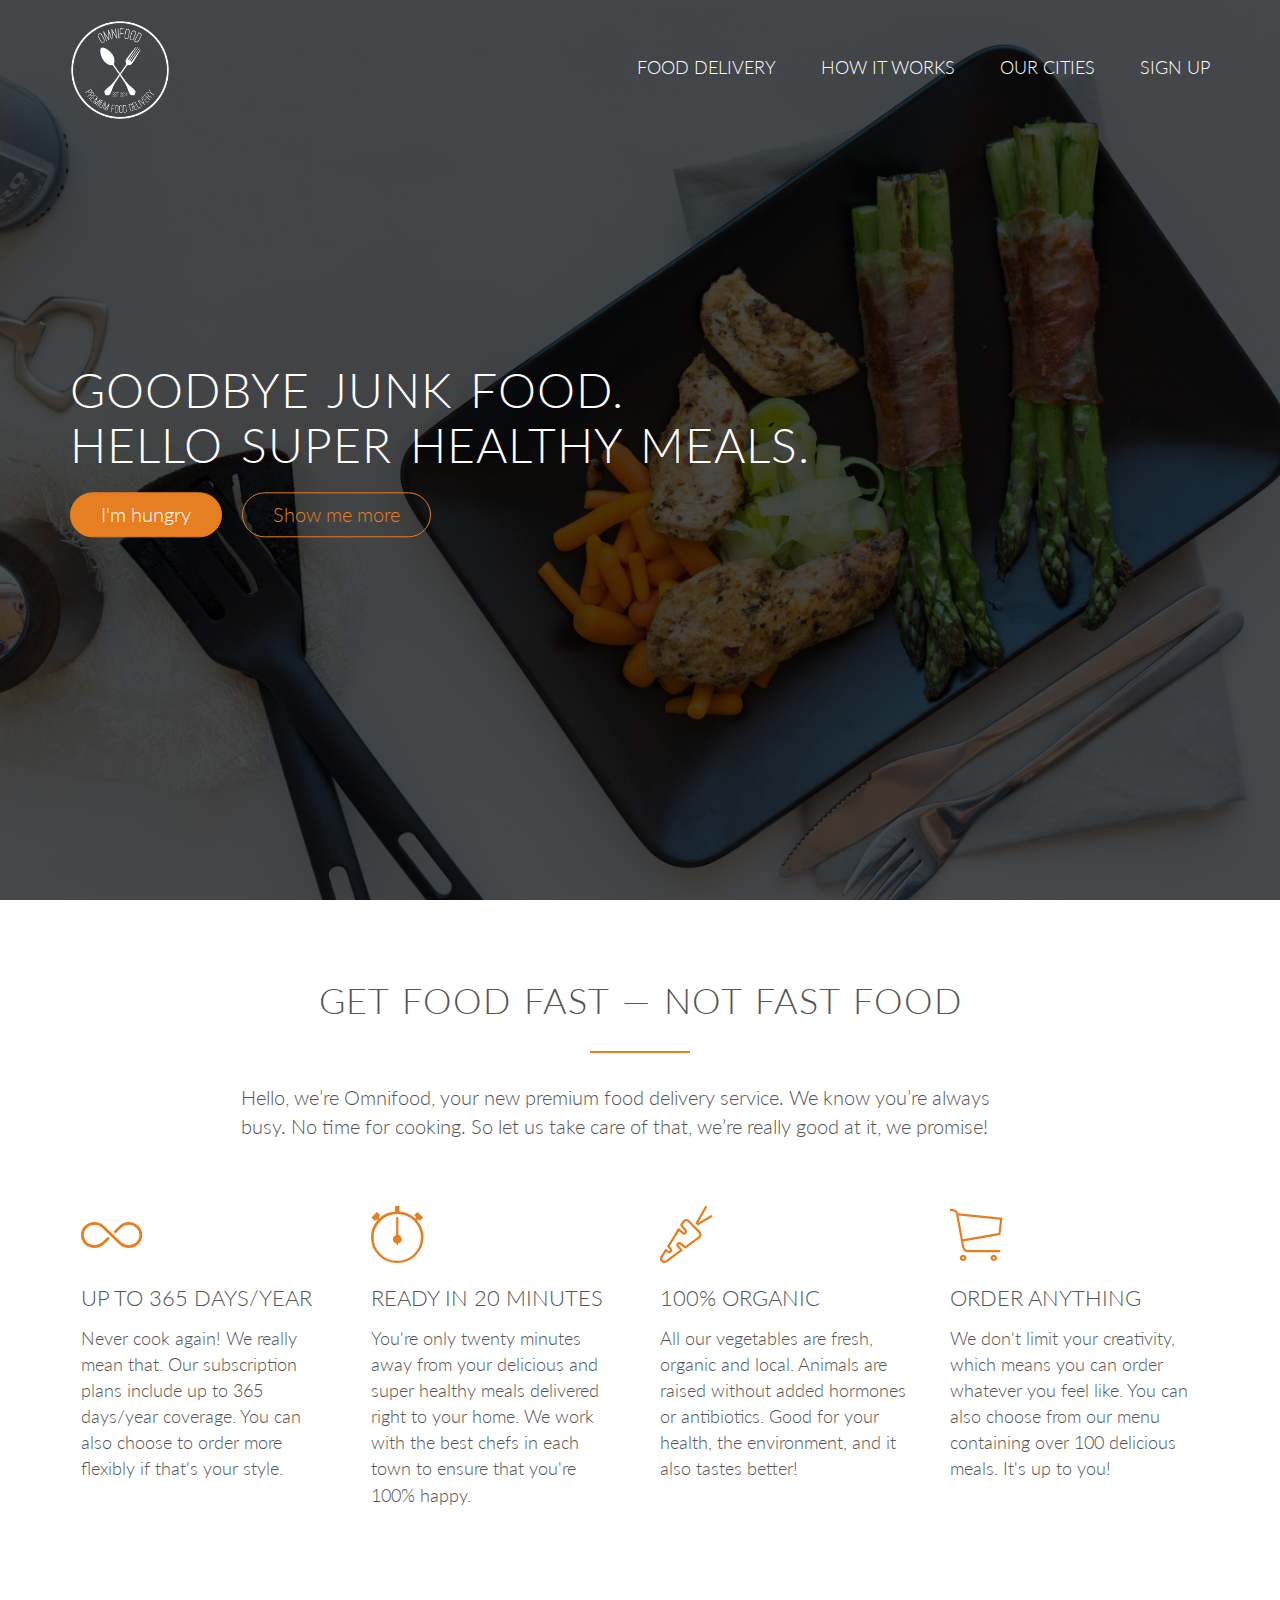
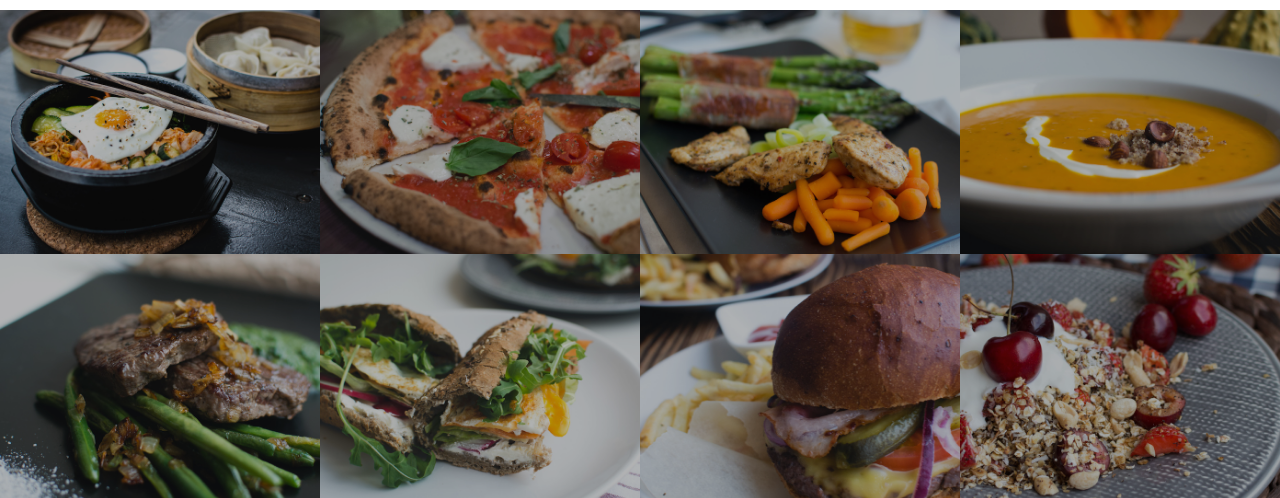
<file: Omnifood/index.html>
<!DOCTYPE html>
<html lang="en">
<head>
    <link rel="stylesheet" type="text/css" href="vendors/css/normalize.css">
    <link rel="stylesheet" type="text/css" href="vendors/css/grid.css">
    <link rel="stylesheet" type="text/css" href="vendors/css/ionicons.min.css">
    <link rel="stylesheet" type="text/css" href="resources/css/style.css">
    <link href="https://fonts.googleapis.com/css2?family=Lato:ital,wght@0,100;0,300;0,400;1,300&display=swap" rel="stylesheet">
    <title>Omnifood</title>
    </head>
    <body>
        <header>
            <nav>
            <div class="row">
                <img src="resources/img/logo-white.png" alt="Omnifood logo" class="logo">
                <ul class="main-nav">
                    <li><a href="#">Food Delivery</a></li>
                    <li><a href="#"> How it Works</a></li>
                    <li><a href="#">Our Cities</a></li>
                    <li><a href="#">Sign UP</a></li>
                </ul>
                </div>
            </nav>
        <div class="hero-text-box">
            <h1>Goodbye junk food.<br> Hello super healthy meals.</h1>
            <a class="btn btn-full" href="#">I'm hungry</a>
            <a class="btn btn-ghost" href="#">Show me more</a>
            </div>
        
        </header>
        
        <section class="section-features">
        <div class="row">
            
            <h2>Get food fast &mdash; not fast food</h2>
            <p class="long-copy">
            Hello, we’re Omnifood, your new premium food delivery service. We know you’re always busy. No time for cooking. So let us take care of that, we’re really good at it, we promise!
            </p>
            </div>
            <div class="row">
                
            <div class="col span-1-of-4 box">
                <i class="ion-ios-infinite-outline icon-big"></i>
                <h3>Up to 365 days/year</h3>
                <p>
                Never cook again! We really mean that. Our subscription plans include up to 365 days/year coverage. You can also choose to order more flexibly if that's your style.
                </p>
                </div>
                <div class="col span-1-of-4 box">
                    <i class="ion-ios-stopwatch-outline icon-big"></i>
                <h3>Ready in 20 minutes</h3>
                    <p>
                    You're only twenty minutes away from your delicious and super healthy meals delivered right to your home. We work with the best chefs in each town to ensure that you're 100% happy.
                    </p>
                </div>
                <div class="col span-1-of-4 box">
                    <i class="ion-ios-nutrition-outline icon-big"></i>
                <h3>100% organic</h3>
                    <p>All our vegetables are fresh, organic and local. Animals are raised without added hormones or antibiotics. Good for your health, the environment, and it also tastes better!</p>
                </div>
                <div class="col span-1-of-4 box">
                    <i class="ion-ios-cart-outline icon-big"></i>
                <h3>Order anything</h3>
                    <p>
                    We don't limit your creativity, which means you can order whatever you feel like. You can also choose from our menu containing over 100 delicious meals. It's up to you!
                    </p>
                </div>
            </div>
        </section>
    
        <section class="section-meals">
        <ul class="meals-showcase">
            <li>
            <figure class="meal-photo">
                
                <img src="resources/img/1.jpg" alt="Korean bibimbap with egg and vegetables">
                </figure>
            </li>
            <li>
            <figure class="meal-photo">
                <img src="resources/img/2.jpg" alt="Simple italian pizza with cherry tomatoes">
                </figure>
            </li>
            <li>
            <figure class="meal-photo">
                <img src="resources/img/3.jpg" alt="Chicken breast steak with vegetables ">
                </figure>
            </li>
            <li>
            <figure class="meal-photo">
                <img src="resources/img/4.jpg" alt="Autumn pumpkin soup">
                </figure>
            </li>
            
            </ul>
            <ul class="meals-showcase">
            <li>
            <figure class="meal-photo">
                <img src="resources/img/5.jpg" alt="Paleo beef steak with vegetables">
                </figure>
            </li>
            <li>
            <figure class="meal-photo">
                <img src="resources/img/6.jpg" alt="Healthy baguette with egg and vegetables">
                </figure>
            </li>
            <li>
            <figure class="meal-photo">
                <img src="resources/img/7.jpg" alt="Burger with cheddar and bacon">
                </figure>
            </li>
            <li>
            <figure class="meal-photo">
                <img src="resources/img/8.jpg" alt="Granola with cherries and strawberries">
                </figure>
            </li> 
            </ul>
        </section>
    </body>
</html>
</file>
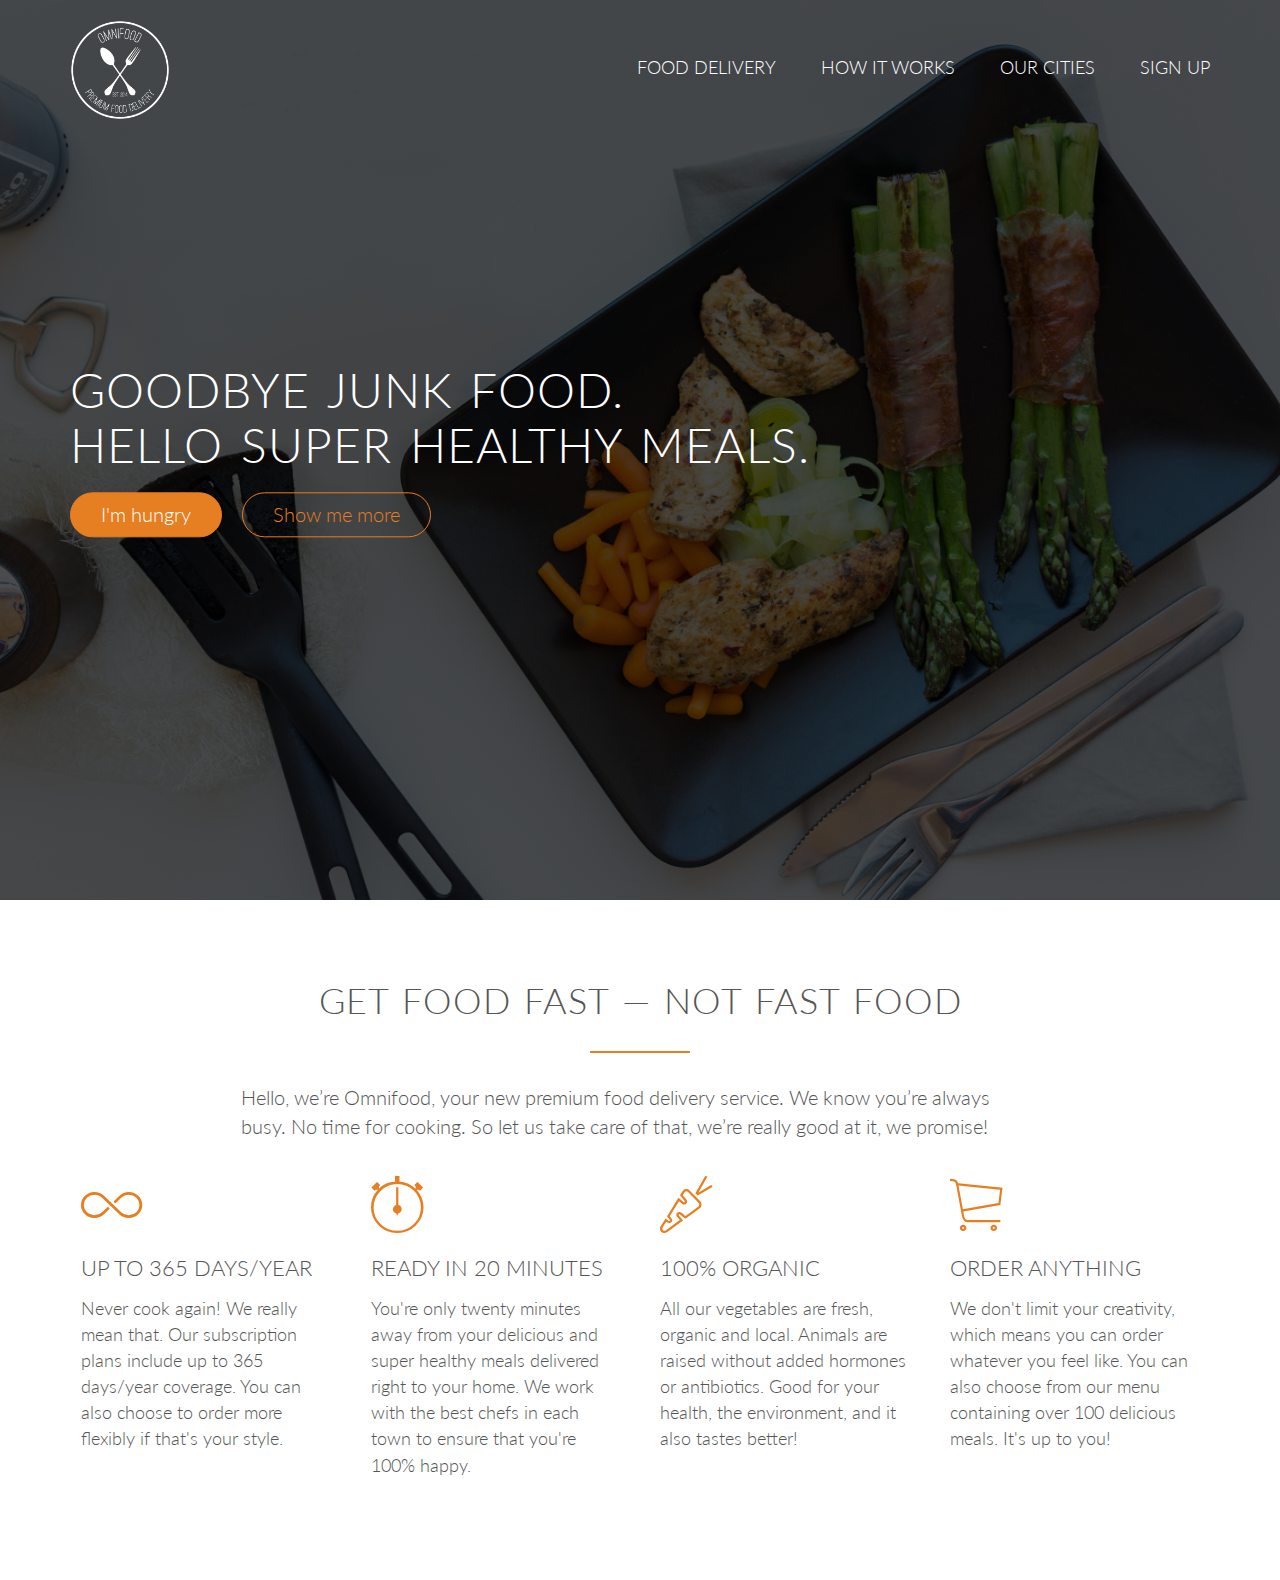
<file: Omnifood/vendors/index.html>
<!DOCTYPE html>
<html lang="en">
<head>
    <link rel="stylesheet" type="text/css" href="vendors/css/normalize.css">
    <link rel="stylesheet" type="text/css" href="vendors/css/grid.css">
    <link rel="stylesheet" type="text/css" href="vendors/css/ionicons.min.css">
    <link rel="stylesheet" type="text/css" href="resources/css/style.css">
    <link href="https://fonts.googleapis.com/css2?family=Lato:ital,wght@0,100;0,300;0,400;1,300&display=swap" rel="stylesheet">
    <title>Omnifood</title>
    </head>
    <body>
        <header>
            <nav>
            <div class="row">
                <img src="resources/img/logo-white.png" alt="Omnifood logo" class="logo">
                <ul class="main-nav">
                    <li><a href="#">Food Delivery</a></li>
                    <li><a href="#"> How it Works</a></li>
                    <li><a href="#">Our Cities</a></li>
                    <li><a href="#">Sign UP</a></li>
                </ul>
                </div>
            </nav>
        <div class="hero-text-box">
            <h1>Goodbye junk food.<br> Hello super healthy meals.</h1>
            <a class="btn btn-full" href="#">I'm hungry</a>
            <a class="btn btn-ghost" href="#">Show me more</a>
            </div>
        
        </header>
        
        <section class="section-features">
        <div class="row">
            
            <h2>Get food fast &mdash; not fast food</h2>
            <p class="long-copy">
            Hello, we’re Omnifood, your new premium food delivery service. We know you’re always busy. No time for cooking. So let us take care of that, we’re really good at it, we promise!
            </p>
            </div>
            <div class="row">
                
            <div class="col span-1-of-4 box">
                <i class="ion-ios-infinite-outline icon-big"></i>
                <h3>Up to 365 days/year</h3>
                <p>
                Never cook again! We really mean that. Our subscription plans include up to 365 days/year coverage. You can also choose to order more flexibly if that's your style.
                </p>
                </div>
                <div class="col span-1-of-4 box">
                    <i class="ion-ios-stopwatch-outline icon-big"></i>
                <h3>Ready in 20 minutes</h3>
                    <p>
                    You're only twenty minutes away from your delicious and super healthy meals delivered right to your home. We work with the best chefs in each town to ensure that you're 100% happy.
                    </p>
                </div>
                <div class="col span-1-of-4 box">
                    <i class="ion-ios-nutrition-outline icon-big"></i>
                <h3>100% organic</h3>
                    <p>All our vegetables are fresh, organic and local. Animals are raised without added hormones or antibiotics. Good for your health, the environment, and it also tastes better!</p>
                </div>
                <div class="col span-1-of-4 box">
                    <i class="ion-ios-cart-outline icon-big"></i>
                <h3>Order anything</h3>
                    <p>
                    We don't limit your creativity, which means you can order whatever you feel like. You can also choose from our menu containing over 100 delicious meals. It's up to you!
                    </p>
                </div>
            </div>
        </section>
    
    </body>
</html>
</file>
<file: Omnifood/vendors/css/grid.css>
/*  SECTIONS  ============================================================================= */

.section {
	clear: both;
	padding: 0px;
	margin: 0px;
}

/*  GROUPING  ============================================================================= */

.row {
    zoom: 1; /* For IE 6/7 (trigger hasLayout) */
}

.row:before,
.row:after {
    content:"";
    display:table;
}
.row:after {
    clear:both;
}

/*  GRID COLUMN SETUP   ==================================================================== */

.col {
	display: block;
	float:left;
	margin: 1% 0 1% 1.6%;
}

.col:first-child { margin-left: 0; } /* all browsers except IE6 and lower */


/*  REMOVE MARGINS AS ALL GO FULL WIDTH AT 480 PIXELS */

@media only screen and (max-width: 480px) {
	.col { 
		/*margin: 1% 0 1% 0%;*/
        margin: 0;
	}
}


/*  GRID OF TWO   ============================================================================= */


.span-2-of-2 {
	width: 100%;
}

.span-1-of-2 {
	width: 49.2%;
}

/*  GO FULL WIDTH AT LESS THAN 480 PIXELS */

@media only screen and (max-width: 480px) {
	.span-2-of-2 {
		width: 100%; 
	}
	.span-1-of-2 {
		width: 100%; 
	}
}


/*  GRID OF THREE   ============================================================================= */

	
.span-3-of-3 {
	width: 100%; 
}

.span-2-of-3 {
	width: 66.13%; 
}

.span-1-of-3 {
	width: 32.26%; 
}


/*  GO FULL WIDTH AT LESS THAN 480 PIXELS */

@media only screen and (max-width: 480px) {
	.span-3-of-3 {
		width: 100%; 
	}
	.span-2-of-3 {
		width: 100%; 
	}
	.span-1-of-3 {
		width: 100%;
	}
}

/*  GRID OF FOUR   ============================================================================= */

	
.span-4-of-4 {
	width: 100%; 
}

.span-3-of-4 {
	width: 74.6%; 
}

.span-2-of-4 {
	width: 49.2%; 
}

.span-1-of-4 {
	width: 23.8%; 
}


/*  GO FULL WIDTH AT LESS THAN 480 PIXELS */

@media only screen and (max-width: 480px) {
	.span-4-of-4 {
		width: 100%; 
	}
	.span-3-of-4 {
		width: 100%; 
	}
	.span-2-of-4 {
		width: 100%; 
	}
	.span-1-of-4 {
		width: 100%; 
	}
}


/*  GRID OF FIVE   ============================================================================= */

	
.span-5-of-5 {
	width: 100%;
}

.span-4-of-5 {
  	width: 79.68%; 
}

.span-3-of-5 {
  	width: 59.36%; 
}

.span-2-of-5 {
  	width: 39.04%;
}

.span-1-of-5 {
  	width: 18.72%;
}


/*  GO FULL WIDTH AT LESS THAN 480 PIXELS */

@media only screen and (max-width: 480px) {
	.span-5-of-5 {
		width: 100%; 
	}
	.span-4-of-5 {
		width: 100%; 
	}
	.span-3-of-5 {
		width: 100%; 
	}
	.span-2-of-5 {
		width: 100%; 
	}
	.span-1-of-5 {
		width: 100%; 
	}
}


/*  GRID OF SIX   ============================================================================= */


.span-6-of-6 {
	width: 100%;
}

.span-5-of-6 {
  	width: 83.06%;
}

.span-4-of-6 {
  	width: 66.13%;
}

.span-3-of-6 {
  	width: 49.2%;
}

.span-2-of-6 {
  	width: 32.26%;
}

.span-1-of-6 {
  	width: 15.33%;
}


/*  GO FULL WIDTH AT LESS THAN 480 PIXELS */

@media only screen and (max-width: 480px) {
	.span-6-of-6 {
		width: 100%; 
	}
	.span-5-of-6 {
		width: 100%; 
	}
	.span-4-of-6 {
		width: 100%; 
	}
	.span-3-of-6 {
		width: 100%; 
	}
	.span-2-of-6 {
		width: 100%; 
	}
	.span-1-of-6 {
		width: 100%; 
	}
}



/*  GRID OF SEVEN   ============================================================================= */


.span-7-of-7 {
	width: 100%;
}

.span-6-of-7 {
	width: 85.48%;
}

.span-5-of-7 {
  	width: 70.97%;
}

.span-4-of-7 {
  	width: 56.45%;
}

.span-3-of-7 {
  	width: 41.94%;
}

.span-2-of-7 {
  	width: 27.42%;
}

.span-1-of-7 {
  	width: 12.91%;
}


/*  GO FULL WIDTH AT LESS THAN 480 PIXELS */

@media only screen and (max-width: 480px) {
	.span-7-of-7 {
		width: 100%; 
	}
	.span-6-of-7 {
		width: 100%; 
	}
	.span-5-of-7 {
		width: 100%; 
	}
	.span-4-of-7 {
		width: 100%; 
	}
	.span-3-of-7 {
		width: 100%; 
	}
	.span-2-of-7 {
		width: 100%; 
	}
	.span-1-of-7 {
		width: 100%; 
	}
}


/*  GRID OF EIGHT   ============================================================================= */

	
.span-8-of-8 {
	width: 100%;
}

.span-7-of-8 {
	width: 87.3%; 
}

.span-6-of-8 {
	width: 74.6%; 
}

.span-5-of-8 {
	width: 61.9%; 
}

.span-4-of-8 {
	width: 49.2%; 
}

.span-3-of-8 {
	width: 36.5%;
}

.span-2-of-8 {
	width: 23.8%; 
}

.span-1-of-8 {
	width: 11.1%; 
}


/*  GO FULL WIDTH AT LESS THAN 480 PIXELS */

@media only screen and (max-width: 480px) {
	.span-8-of-8 {
		width: 100%; 
	}
	.span-7-of-8 {
		width: 100%; 
	}
	.span-6-of-8 {
		width: 100%; 
	}
	.span-5-of-8 {
		width: 100%; 
	}
	.span-4-of-8 {
		width: 100%; 
	}
	.span-3-of-8 {
		width: 100%; 
	}
	.span-2-of-8 {
		width: 100%; 
	}
	.span-1-of-8 {
		width: 100%; 
	}
}


/*  GRID OF NINE   ============================================================================= */


.span-9-of-9 {
	width: 100%;
}

.span-8-of-9 {
	width: 88.71%;
}

.span-7-of-9 {
	width: 77.42%; 
}

.span-6-of-9 {
	width: 66.13%; 
}

.span-5-of-9 {
	width: 54.84%; 
}

.span-4-of-9 {
	width: 43.55%; 
}

.span-3-of-9 {
	width: 32.26%;
}

.span-2-of-9 {
	width: 20.97%; 
}

.span-1-of-9 {
	width: 9.68%; 
}


/*  GO FULL WIDTH AT LESS THAN 480 PIXELS */

@media only screen and (max-width: 480px) {
	.span-9-of-9 {
		width: 100%; 
	}
	.span-8-of-9 {
		width: 100%; 
	}
	.span-7-of-9 {
		width: 100%; 
	}
	.span-6-of-9 {
		width: 100%; 
	}
	.span-5-of-9 {
		width: 100%; 
	}
	.span-4-of-9 {
		width: 100%; 
	}
	.span-3-of-9 {
		width: 100%; 
	}
	.span-2-of-9 {
		width: 100%; 
	}
	.span-1-of-9 {
		width: 100%; 
	}
}


/*  GRID OF TEN   ============================================================================= */


.span-10-of-10 {
	width: 100%;
}

.span-9-of-10 {
	width: 89.84%;
}

.span-8-of-10 {
	width: 79.68%;
}

.span-7-of-10 {
	width: 69.52%; 
}

.span-6-of-10 {
	width: 59.36%; 
}

.span-5-of-10 {
	width: 49.2%; 
}

.span-4-of-10 {
	width: 39.04%; 
}

.span-3-of-10 {
	width: 28.88%;
}

.span-2-of-10 {
	width: 18.72%; 
}

.span-1-of-10 {
	width: 8.56%; 
}


/*  GO FULL WIDTH AT LESS THAN 480 PIXELS */

@media only screen and (max-width: 480px) {
	.span-10-of-10 {
		width: 100%; 
	}
	.span-9-of-10 {
		width: 100%; 
	}
	.span-8-of-10 {
		width: 100%; 
	}
	.span-7-of-10 {
		width: 100%; 
	}
	.span-6-of-10 {
		width: 100%; 
	}
	.span-5-of-10 {
		width: 100%; 
	}
	.span-4-of-10 {
		width: 100%; 
	}
	.span-3-of-10 {
		width: 100%; 
	}
	.span-2-of-10 {
		width: 100%; 
	}
	.span-1-of-10 {
		width: 100%; 
	}
}


/*  GRID OF ELEVEN   ============================================================================= */

.span-11-of-11 {
	width: 100%;
}

.span-10-of-11 {
	width: 90.76%;
}

.span-9-of-11 {
	width: 81.52%;
}

.span-8-of-11 {
	width: 72.29%;
}

.span-7-of-11 {
	width: 63.05%; 
}

.span-6-of-11 {
	width: 53.81%; 
}

.span-5-of-11 {
	width: 44.58%; 
}

.span-4-of-11 {
	width: 35.34%; 
}

.span-3-of-11 {
	width: 26.1%;
}

.span-2-of-11 {
	width: 16.87%; 
}

.span-1-of-11 {
	width: 7.63%; 
}


/*  GO FULL WIDTH AT LESS THAN 480 PIXELS */

@media only screen and (max-width: 480px) {
	.span-11-of-11 {
		width: 100%; 
	}
	.span-10-of-11 {
		width: 100%; 
	}
	.span-9-of-11 {
		width: 100%; 
	}
	.span-8-of-11 {
		width: 100%; 
	}
	.span-7-of-11 {
		width: 100%; 
	}
	.span-6-of-11 {
		width: 100%; 
	}
	.span-5-of-11 {
		width: 100%; 
	}
	.span-4-of-11 {
		width: 100%; 
	}
	.span-3-of-11 {
		width: 100%; 
	}
	.span-2-of-11 {
		width: 100%; 
	}
	.span-1-of-11 {
		width: 100%; 
	}
}


/*  GRID OF TWELVE   ============================================================================= */

.span-12-of-12 {
	width: 100%;
}

.span-11-of-12 {
	width: 91.53%;
}

.span-10-of-12 {
	width: 83.06%;
}

.span-9-of-12 {
	width: 74.6%;
}

.span-8-of-12 {
	width: 66.13%;
}

.span-7-of-12 {
	width: 57.66%; 
}

.span-6-of-12 {
	width: 49.2%; 
}

.span-5-of-12 {
	width: 40.73%; 
}

.span-4-of-12 {
	width: 32.26%; 
}

.span-3-of-12 {
	width: 23.8%;
}

.span-2-of-12 {
	width: 15.33%; 
}

.span-1-of-12 {
	width: 6.86%; 
}


/*  GO FULL WIDTH AT LESS THAN 480 PIXELS */

@media only screen and (max-width: 480px) {
	.span-12-of-12 {
		width: 100%; 
	}
	.span-11-of-12 {
		width: 100%; 
	}
	.span-10-of-12 {
		width: 100%; 
	}
	.span-9-of-12 {
		width: 100%; 
	}
	.span-8-of-12 {
		width: 100%; 
	}
	.span-7-of-12 {
		width: 100%; 
	}
	.span-6-of-12 {
		width: 100%; 
	}
	.span-5-of-12 {
		width: 100%; 
	}
	.span-4-of-12 {
		width: 100%; 
	}
	.span-3-of-12 {
		width: 100%; 
	}
	.span-2-of-12 {
		width: 100%; 
	}
	.span-1-of-12 {
		width: 100%; 
	}
}
</file>
<file: Omnifood/resources/css/style.css>
/* -------------------------------- */
/* Basic setup */
/* -------------------------------- */
*{
    margin: 0;
    padding: 0;
    box-sizing: border-box;
}

html{
    background-color: #fff;
    color:#555;
    font-family: 'Lato', 'Arial',sans-serif;
    font-weight: 300;
    font-size: 20px;
    text-rendering: optimizeLegibility;
}
/* -------------------------------- */
/* REUSABLE COMPONENTS */
/* -------------------------------- */
.row{
    max-width: 1140px;
    margin:0 auto; 
}
section{
    padding:80px 0;
}
.box{
    padding: 1%;
    
}


/* -------------------------------- */
/* ----------HEADINGS----------- */
/* -------------------------------- */

h1,
h2,
h3{
    font-weight: 300;
    text-transform: uppercase;
    
}
h1{
    margin-top:0;
    margin-bottom: 20px;
    color:#fff;
    font-size: 240%;
    word-spacing: 4px;
    letter-spacing: 1px; 
    }
h2{
    font-size: 180%;
    word-spacing: 2px;
    text-align: center;
    margin-bottom: 30px;
    letter-spacing: 1px;  
}
h3{
    font-size: 110%;
    margin-bottom:15px;
}
h2:after{
    display: block;
    height: 2px;
    background-color: #e67e22;
    content: "";
    width: 100px;
    margin:0 auto;
    margin-top: 30px;
}


/*paragraphs*/
.long-copy{
    line-height: 145%;
    width:70%;
    margin-left: 15%;
    
}
.box p{
    font-size: 90%;
    line-height: 145%;
}

/*ICONS*/

.icon-big{

    font-size: 350%;
    display: block;
    color: #e67e22;
    margin-bottom: 10px;
    
}

/* -------------------------------- */
/* ------------BUTTONS---------- */
/* -------------------------------- */
.btn:link,
.btn:visited{
    display: inline-block;
    padding:10px 30px;
    font-weight: 300;
    text-decoration: none;
    border-radius: 200px;
    transition: background-color 0.2s,border 0.2s,color 0.2s;
    
}


.btn-full:link,
.btn-full:visited{
    background-color: #e67e22;
    border: 1px solid #e67e22;
    color:#fff;
    margin-right:15px;
}

.btn-ghost:link,
.btn-ghost:visited{
    border: 1px solid #e67e22;
    color:#e67e22;
}
.btn:hover,
.btn:active{
    background-color: #cf6d17;
}
.btn-full:hover,
.btn-full:active{
    
    border: 1px solid #cf6d17;
    
}

.btn-ghost:hover,
.btn-ghost:active{
    border: 1px solid #cf6d17;
   color: #fff;
}
/* -------------------------------- */
/* -------------HEADER------------- */
/* -------------------------------- */
header{
    background-image:linear-gradient(rgba(0,0,0,0.7),rgba(0,0,0,0.7)),url(img/hero.jpg);
    background-size: cover;
    background-position: center;
    height: 100vh;
}
.hero-text-box{
    position: absolute;
    width: 1140px;
    top:50%;
    left:50%;
    transform:translate(-50%, -50%);

}
.logo{
    height: 100px;
    width: auto;
    float:left;
    margin-top: 20px;
}
.main-nav{
    float:right;
    list-style: none;
    margin-top: 55px;
}
.main-nav li {
    display: inline-block;
    margin-left: 40px;
}
.main-nav li a:link,
.main-nav li a:visited{
    padding:8px 0;
    color:#fff;
    text-decoration: none;
    text-transform: uppercase;
    font-size: 90%;
    border-bottom: 2px solid transparent;
    transition: border-bottom 0.2s;
}
.main-nav li a:hover,
.main-nav li a:active{
    border-bottom: 2px solid #e67e22;
}
/*Features*/

.section-features .long-copy{
    margin-bottom: 30px;
}

/*-------------*/
/*Meals*/
/*---------------*/
 
.section-meals{
    padding: 0;
}
.meals-showcase{
    list-style: none;
    width:100%;
}
.meals-showcase li{
    display: block;
    float: left;
    width: 25%;
}

.meal-photo {
    width: 100%;
    margin:0;
    overflow: hidden;
    background-color: #000;
}
.meal-photo img{
    opacity: 0.7;
    width:100%;
    height:auto;
    transform: scale(1.15);
    transition: transform 0.5s,opacity 0.5s;
}

.meal-photo img:hover{
    opacity: 1;
    transform: scale(1.03);
}
</file>
<file: Omnifood/vendors/vendors/css/grid.css>
/*  SECTIONS  ============================================================================= */

.section {
	clear: both;
	padding: 0px;
	margin: 0px;
}

/*  GROUPING  ============================================================================= */

.row {
    zoom: 1; /* For IE 6/7 (trigger hasLayout) */
}

.row:before,
.row:after {
    content:"";
    display:table;
}
.row:after {
    clear:both;
}

/*  GRID COLUMN SETUP   ==================================================================== */

.col {
	display: block;
	float:left;
	margin: 1% 0 1% 1.6%;
}

.col:first-child { margin-left: 0; } /* all browsers except IE6 and lower */


/*  REMOVE MARGINS AS ALL GO FULL WIDTH AT 480 PIXELS */

@media only screen and (max-width: 480px) {
	.col { 
		/*margin: 1% 0 1% 0%;*/
        margin: 0;
	}
}


/*  GRID OF TWO   ============================================================================= */


.span-2-of-2 {
	width: 100%;
}

.span-1-of-2 {
	width: 49.2%;
}

/*  GO FULL WIDTH AT LESS THAN 480 PIXELS */

@media only screen and (max-width: 480px) {
	.span-2-of-2 {
		width: 100%; 
	}
	.span-1-of-2 {
		width: 100%; 
	}
}


/*  GRID OF THREE   ============================================================================= */

	
.span-3-of-3 {
	width: 100%; 
}

.span-2-of-3 {
	width: 66.13%; 
}

.span-1-of-3 {
	width: 32.26%; 
}


/*  GO FULL WIDTH AT LESS THAN 480 PIXELS */

@media only screen and (max-width: 480px) {
	.span-3-of-3 {
		width: 100%; 
	}
	.span-2-of-3 {
		width: 100%; 
	}
	.span-1-of-3 {
		width: 100%;
	}
}

/*  GRID OF FOUR   ============================================================================= */

	
.span-4-of-4 {
	width: 100%; 
}

.span-3-of-4 {
	width: 74.6%; 
}

.span-2-of-4 {
	width: 49.2%; 
}

.span-1-of-4 {
	width: 23.8%; 
}


/*  GO FULL WIDTH AT LESS THAN 480 PIXELS */

@media only screen and (max-width: 480px) {
	.span-4-of-4 {
		width: 100%; 
	}
	.span-3-of-4 {
		width: 100%; 
	}
	.span-2-of-4 {
		width: 100%; 
	}
	.span-1-of-4 {
		width: 100%; 
	}
}


/*  GRID OF FIVE   ============================================================================= */

	
.span-5-of-5 {
	width: 100%;
}

.span-4-of-5 {
  	width: 79.68%; 
}

.span-3-of-5 {
  	width: 59.36%; 
}

.span-2-of-5 {
  	width: 39.04%;
}

.span-1-of-5 {
  	width: 18.72%;
}


/*  GO FULL WIDTH AT LESS THAN 480 PIXELS */

@media only screen and (max-width: 480px) {
	.span-5-of-5 {
		width: 100%; 
	}
	.span-4-of-5 {
		width: 100%; 
	}
	.span-3-of-5 {
		width: 100%; 
	}
	.span-2-of-5 {
		width: 100%; 
	}
	.span-1-of-5 {
		width: 100%; 
	}
}


/*  GRID OF SIX   ============================================================================= */


.span-6-of-6 {
	width: 100%;
}

.span-5-of-6 {
  	width: 83.06%;
}

.span-4-of-6 {
  	width: 66.13%;
}

.span-3-of-6 {
  	width: 49.2%;
}

.span-2-of-6 {
  	width: 32.26%;
}

.span-1-of-6 {
  	width: 15.33%;
}


/*  GO FULL WIDTH AT LESS THAN 480 PIXELS */

@media only screen and (max-width: 480px) {
	.span-6-of-6 {
		width: 100%; 
	}
	.span-5-of-6 {
		width: 100%; 
	}
	.span-4-of-6 {
		width: 100%; 
	}
	.span-3-of-6 {
		width: 100%; 
	}
	.span-2-of-6 {
		width: 100%; 
	}
	.span-1-of-6 {
		width: 100%; 
	}
}



/*  GRID OF SEVEN   ============================================================================= */


.span-7-of-7 {
	width: 100%;
}

.span-6-of-7 {
	width: 85.48%;
}

.span-5-of-7 {
  	width: 70.97%;
}

.span-4-of-7 {
  	width: 56.45%;
}

.span-3-of-7 {
  	width: 41.94%;
}

.span-2-of-7 {
  	width: 27.42%;
}

.span-1-of-7 {
  	width: 12.91%;
}


/*  GO FULL WIDTH AT LESS THAN 480 PIXELS */

@media only screen and (max-width: 480px) {
	.span-7-of-7 {
		width: 100%; 
	}
	.span-6-of-7 {
		width: 100%; 
	}
	.span-5-of-7 {
		width: 100%; 
	}
	.span-4-of-7 {
		width: 100%; 
	}
	.span-3-of-7 {
		width: 100%; 
	}
	.span-2-of-7 {
		width: 100%; 
	}
	.span-1-of-7 {
		width: 100%; 
	}
}


/*  GRID OF EIGHT   ============================================================================= */

	
.span-8-of-8 {
	width: 100%;
}

.span-7-of-8 {
	width: 87.3%; 
}

.span-6-of-8 {
	width: 74.6%; 
}

.span-5-of-8 {
	width: 61.9%; 
}

.span-4-of-8 {
	width: 49.2%; 
}

.span-3-of-8 {
	width: 36.5%;
}

.span-2-of-8 {
	width: 23.8%; 
}

.span-1-of-8 {
	width: 11.1%; 
}


/*  GO FULL WIDTH AT LESS THAN 480 PIXELS */

@media only screen and (max-width: 480px) {
	.span-8-of-8 {
		width: 100%; 
	}
	.span-7-of-8 {
		width: 100%; 
	}
	.span-6-of-8 {
		width: 100%; 
	}
	.span-5-of-8 {
		width: 100%; 
	}
	.span-4-of-8 {
		width: 100%; 
	}
	.span-3-of-8 {
		width: 100%; 
	}
	.span-2-of-8 {
		width: 100%; 
	}
	.span-1-of-8 {
		width: 100%; 
	}
}


/*  GRID OF NINE   ============================================================================= */


.span-9-of-9 {
	width: 100%;
}

.span-8-of-9 {
	width: 88.71%;
}

.span-7-of-9 {
	width: 77.42%; 
}

.span-6-of-9 {
	width: 66.13%; 
}

.span-5-of-9 {
	width: 54.84%; 
}

.span-4-of-9 {
	width: 43.55%; 
}

.span-3-of-9 {
	width: 32.26%;
}

.span-2-of-9 {
	width: 20.97%; 
}

.span-1-of-9 {
	width: 9.68%; 
}


/*  GO FULL WIDTH AT LESS THAN 480 PIXELS */

@media only screen and (max-width: 480px) {
	.span-9-of-9 {
		width: 100%; 
	}
	.span-8-of-9 {
		width: 100%; 
	}
	.span-7-of-9 {
		width: 100%; 
	}
	.span-6-of-9 {
		width: 100%; 
	}
	.span-5-of-9 {
		width: 100%; 
	}
	.span-4-of-9 {
		width: 100%; 
	}
	.span-3-of-9 {
		width: 100%; 
	}
	.span-2-of-9 {
		width: 100%; 
	}
	.span-1-of-9 {
		width: 100%; 
	}
}


/*  GRID OF TEN   ============================================================================= */


.span-10-of-10 {
	width: 100%;
}

.span-9-of-10 {
	width: 89.84%;
}

.span-8-of-10 {
	width: 79.68%;
}

.span-7-of-10 {
	width: 69.52%; 
}

.span-6-of-10 {
	width: 59.36%; 
}

.span-5-of-10 {
	width: 49.2%; 
}

.span-4-of-10 {
	width: 39.04%; 
}

.span-3-of-10 {
	width: 28.88%;
}

.span-2-of-10 {
	width: 18.72%; 
}

.span-1-of-10 {
	width: 8.56%; 
}


/*  GO FULL WIDTH AT LESS THAN 480 PIXELS */

@media only screen and (max-width: 480px) {
	.span-10-of-10 {
		width: 100%; 
	}
	.span-9-of-10 {
		width: 100%; 
	}
	.span-8-of-10 {
		width: 100%; 
	}
	.span-7-of-10 {
		width: 100%; 
	}
	.span-6-of-10 {
		width: 100%; 
	}
	.span-5-of-10 {
		width: 100%; 
	}
	.span-4-of-10 {
		width: 100%; 
	}
	.span-3-of-10 {
		width: 100%; 
	}
	.span-2-of-10 {
		width: 100%; 
	}
	.span-1-of-10 {
		width: 100%; 
	}
}


/*  GRID OF ELEVEN   ============================================================================= */

.span-11-of-11 {
	width: 100%;
}

.span-10-of-11 {
	width: 90.76%;
}

.span-9-of-11 {
	width: 81.52%;
}

.span-8-of-11 {
	width: 72.29%;
}

.span-7-of-11 {
	width: 63.05%; 
}

.span-6-of-11 {
	width: 53.81%; 
}

.span-5-of-11 {
	width: 44.58%; 
}

.span-4-of-11 {
	width: 35.34%; 
}

.span-3-of-11 {
	width: 26.1%;
}

.span-2-of-11 {
	width: 16.87%; 
}

.span-1-of-11 {
	width: 7.63%; 
}


/*  GO FULL WIDTH AT LESS THAN 480 PIXELS */

@media only screen and (max-width: 480px) {
	.span-11-of-11 {
		width: 100%; 
	}
	.span-10-of-11 {
		width: 100%; 
	}
	.span-9-of-11 {
		width: 100%; 
	}
	.span-8-of-11 {
		width: 100%; 
	}
	.span-7-of-11 {
		width: 100%; 
	}
	.span-6-of-11 {
		width: 100%; 
	}
	.span-5-of-11 {
		width: 100%; 
	}
	.span-4-of-11 {
		width: 100%; 
	}
	.span-3-of-11 {
		width: 100%; 
	}
	.span-2-of-11 {
		width: 100%; 
	}
	.span-1-of-11 {
		width: 100%; 
	}
}


/*  GRID OF TWELVE   ============================================================================= */

.span-12-of-12 {
	width: 100%;
}

.span-11-of-12 {
	width: 91.53%;
}

.span-10-of-12 {
	width: 83.06%;
}

.span-9-of-12 {
	width: 74.6%;
}

.span-8-of-12 {
	width: 66.13%;
}

.span-7-of-12 {
	width: 57.66%; 
}

.span-6-of-12 {
	width: 49.2%; 
}

.span-5-of-12 {
	width: 40.73%; 
}

.span-4-of-12 {
	width: 32.26%; 
}

.span-3-of-12 {
	width: 23.8%;
}

.span-2-of-12 {
	width: 15.33%; 
}

.span-1-of-12 {
	width: 6.86%; 
}


/*  GO FULL WIDTH AT LESS THAN 480 PIXELS */

@media only screen and (max-width: 480px) {
	.span-12-of-12 {
		width: 100%; 
	}
	.span-11-of-12 {
		width: 100%; 
	}
	.span-10-of-12 {
		width: 100%; 
	}
	.span-9-of-12 {
		width: 100%; 
	}
	.span-8-of-12 {
		width: 100%; 
	}
	.span-7-of-12 {
		width: 100%; 
	}
	.span-6-of-12 {
		width: 100%; 
	}
	.span-5-of-12 {
		width: 100%; 
	}
	.span-4-of-12 {
		width: 100%; 
	}
	.span-3-of-12 {
		width: 100%; 
	}
	.span-2-of-12 {
		width: 100%; 
	}
	.span-1-of-12 {
		width: 100%; 
	}
}
</file>
<file: Omnifood/vendors/resources/css/style.css>
/* -------------------------------- */
/* Basic setup */
/* -------------------------------- */
*{
    margin: 0;
    padding: 0;
    box-sizing: border-box;
}

html{
    background-color: #fff;
    color:#555;
    font-family: 'Lato', 'Arial',sans-serif;
    font-weight: 300;
    font-size: 20px;
    text-rendering: optimizeLegibility;
}
/* -------------------------------- */
/* REUSABLE COMPONENTS */
/* -------------------------------- */
.row{
    max-width: 1140px;
    margin:0 auto; 
}
section{
    padding:80px 0;
}
.box{
    padding: 1%;
    
}


/* -------------------------------- */
/* ----------HEADINGS----------- */
/* -------------------------------- */

h1,
h2,
h3{
    font-weight: 300;
    text-transform: uppercase;
    
}
h1{
    margin-top:0;
    margin-bottom: 20px;
    color:#fff;
    font-size: 240%;
    word-spacing: 4px;
    letter-spacing: 1px; 
    }
h2{
    font-size: 180%;
    word-spacing: 2px;
    text-align: center;
    margin-bottom: 30px;
    letter-spacing: 1px;  
}
h3{
    font-size: 110%;
    margin-bottom:15px;
}
h2:after{
    display: block;
    height: 2px;
    background-color: #e67e22;
    content: "";
    width: 100px;
    margin:0 auto;
    margin-top: 30px;
}


/*paragraphs*/
.long-copy{
    line-height: 145%;
    width:70%;
    margin-left: 15%;
    
}
.box p{
    font-size: 90%;
    line-height: 145%;
}

/*ICONS*/

.icon-big{

    font-size: 350%;
    display: block;
    color: #e67e22;
    margin-bottom: 10px;
    
}

/* -------------------------------- */
/* ------------BUTTONS---------- */
/* -------------------------------- */
.btn:link,
.btn:visited{
    display: inline-block;
    padding:10px 30px;
    font-weight: 300;
    text-decoration: none;
    border-radius: 200px;
    transition: background-color 0.2s,border 0.2s,color 0.2s;
    
}


.btn-full:link,
.btn-full:visited{
    background-color: #e67e22;
    border: 1px solid #e67e22;
    color:#fff;
    margin-right:15px;
}

.btn-ghost:link,
.btn-ghost:visited{
    border: 1px solid #e67e22;
    color:#e67e22;
}
.btn:hover,
.btn:active{
    background-color: #cf6d17;
}
.btn-full:hover,
.btn-full:active{
    
    border: 1px solid #cf6d17;
    
}

.btn-ghost:hover,
.btn-ghost:active{
    border: 1px solid #cf6d17;
   color: #fff;
}
/* -------------------------------- */
/* -------------HEADER------------- */
/* -------------------------------- */
header{
    background-image:linear-gradient(rgba(0,0,0,0.7),rgba(0,0,0,0.7)),url(img/hero.jpg);
    background-size: cover;
    background-position: center;
    height: 100vh;
}
.hero-text-box{
    position: absolute;
    width: 1140px;
    top:50%;
    left:50%;
    transform:translate(-50%, -50%);

}
.logo{
    height: 100px;
    width: auto;
    float:left;
    margin-top: 20px;
}
.main-nav{
    float:right;
    list-style: none;
    margin-top: 55px;
}
.main-nav li {
    display: inline-block;
    margin-left: 40px;
}
.main-nav li a:link,
.main-nav li a:visited{
    padding:8px 0;
    color:#fff;
    text-decoration: none;
    text-transform: uppercase;
    font-size: 90%;
    border-bottom: 2px solid transparent;
    transition: border-bottom 0.2s;
}
.main-nav li a:hover,
.main-nav li a:active{
    border-bottom: 2px solid #e67e22;
}
</file>
